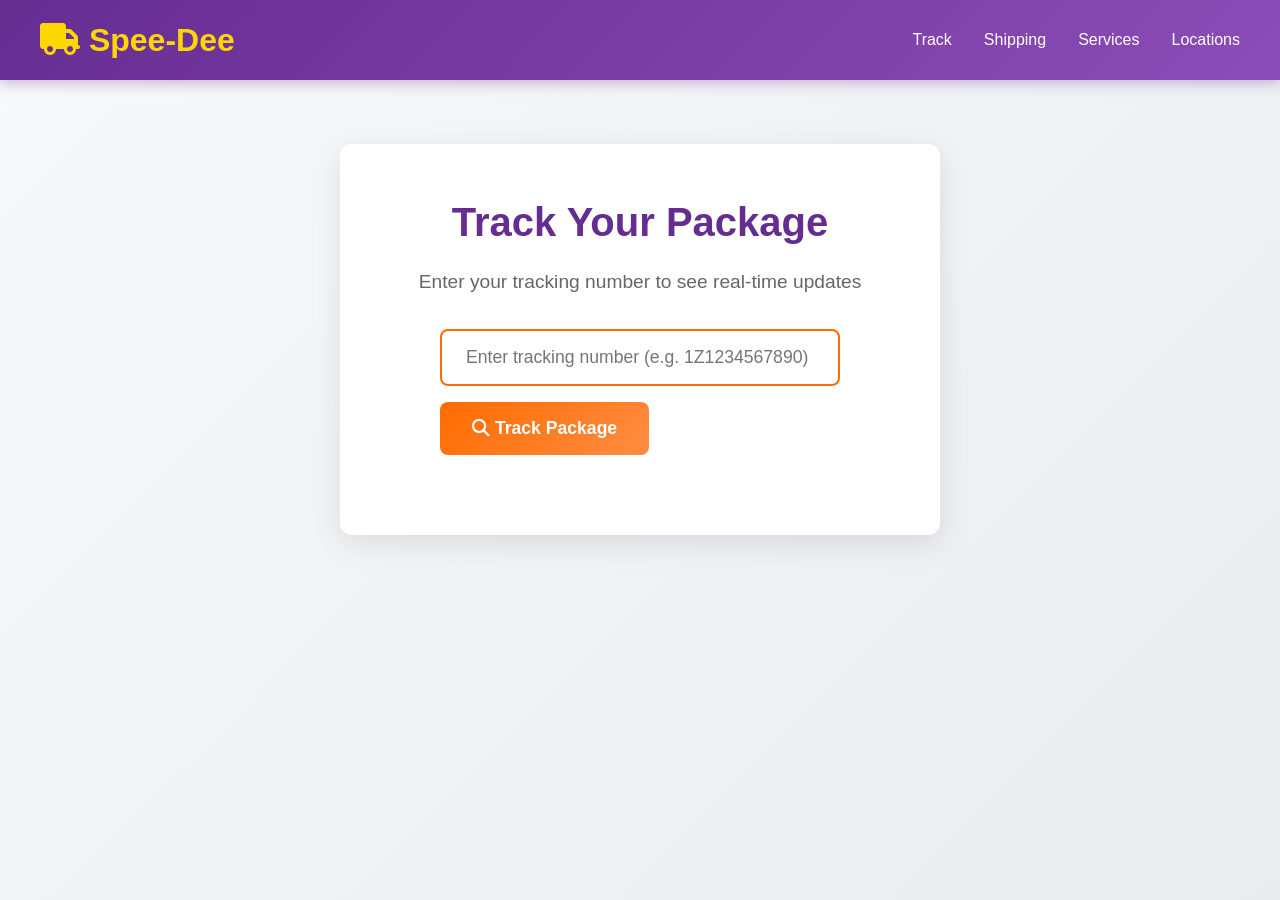
<file: index.html>
<!DOCTYPE html>
<html lang="en">
<head>
  <meta charset="UTF-8" />
  <meta name="viewport" content="width=device-width, initial-scale=1.0" />
  <title>Veho Tracking</title>
  <link rel="stylesheet" href="https://cdnjs.cloudflare.com/ajax/libs/font-awesome/6.4.0/css/all.min.css">
  <style>
    * {
      margin: 0;
      padding: 0;
      box-sizing: border-box;
    }

    body {
      font-family: 'Helvetica Neue', Arial, sans-serif;
      line-height: 1.5;
      color: #333;
      background: linear-gradient(135deg, #f8f9fa 0%, #e9ecef 100%);
      min-height: 100vh;
    }

    header {
      background: linear-gradient(135deg, #662d91 0%, #8b4db7 100%);
      color: white;
      padding: 1rem 2rem;
      box-shadow: 0 4px 12px rgba(102, 45, 145, 0.3);
      position: sticky;
      top: 0;
      z-index: 100;
    }

    .header-content {
      max-width: 1200px;
      margin: 0 auto;
      display: flex;
      align-items: center;
      justify-content: space-between;
      flex-wrap: wrap;
    }

    .logo {
      font-size: 2rem;
      font-weight: bold;
      color: #ffd700;
    }

    .nav-links {
      display: flex;
      gap: 2rem;
    }

    .nav-links a {
      color: white;
      text-decoration: none;
      font-weight: 500;
      transition: color 0.3s;
    }

    .nav-links a:hover {
      color: #ffd700;
    }

    .tracking-container {
      max-width: 600px;
      margin: 4rem auto;
      padding: 3rem;
      background: white;
      border-radius: 12px;
      box-shadow: 0 8px 32px rgba(0,0,0,0.1);
      text-align: center;
    }

    .tracking-container h1 {
      font-size: 2.5rem;
      color: #662d91;
      margin-bottom: 1rem;
    }

    .tracking-form {
      display: flex;
      gap: 1rem;
      max-width: 400px;
      margin: 2rem auto;
      flex-wrap: wrap;
    }

    .tracking-input {
      flex: 1;
      padding: 1rem 1.5rem;
      font-size: 1.1rem;
      border: 2px solid #ddd;
      border-radius: 8px;
      font-family: inherit;
      min-width: 250px;
    }

    .tracking-input:focus {
      outline: none;
      border-color: #ff6c00;
box-shadow: 0 0 0 0 3px rgba(255, 108, 0, 0.1);
    }

    .track-btn {
      background: linear-gradient(135deg, #ff6c00, #ff8c42);
      color: white;
      border: none;
      padding: 1rem 2rem;
      border-radius: 8px;
      font-size: 1.1rem;
      font-weight: bold;
      cursor: pointer;
      transition: transform 0.2s, box-shadow 0.2s;
      white-space: nowrap;
    }

    .track-btn:hover {
      transform: translateY(-2px);
box-shadow: 0 8px 25px rgba(255, 108, 0, 0.4);
    }

    .error-message {
      background: #f8d7da;
      color: #721c24;
      padding: 1rem;
      border-radius: 8px;
      border-left: 5px solid #dc3545;
      margin-top: 1rem;
      display: none;
    }

    @media (max-width: 768px) {
      .tracking-form {
        flex-direction: column;
      }

      .track-btn {
        width: 100%;
      }

      .tracking-container {
        margin: 2rem 1rem;
        padding: 2rem;
      }
    }
  </style>
</head>
<body>
  <header>
    <div class="header-content">
      <div class="logo">
        <i class="fas fa-truck"></i> Spee-Dee
      </div>
      <nav>
        <div class="nav-links">
          <a href="#">Track</a>
          <a href="#">Shipping</a>
          <a href="#">Services</a>
          <a href="#">Locations</a>
        </div>
      </nav>
    </div>
  </header>

  <main>
    <section class="tracking-container">
      <h1>Track Your Package</h1>
      <p style="color: #666; margin-bottom: 2rem; font-size: 1.2rem;">Enter your tracking number to see real-time updates</p>
      
      <form class="tracking-form" onsubmit="handleTrack(event); return false;">
        <input type="text" class="tracking-input" id="trackingId" placeholder="Enter tracking number (e.g. 1Z1234567890)" maxlength="22" required>
        <button type="submit" class="track-btn">
          <i class="fas fa-search"></i> Track Package
        </button>
      </form>

      <div id="errorMsg" class="error-message">
        <i class="fas fa-exclamation-triangle"></i> Package not found. Please check your tracking number and try again.
      </div>
    </section>
  </main>

  <script>
    const VALID_TRACKING_ID = '1ZTFUAZR1349623134';

    function handleTrack(event) {
      event.preventDefault();
      const trackingId = document.getElementById('trackingId').value.trim().toUpperCase();
      const errorMsg = document.getElementById('errorMsg');

      if (trackingId === VALID_TRACKING_ID) {
window.location.href = 'page.html';
      } else {
        errorMsg.style.display = 'block';
        document.getElementById('trackingId').focus();
        setTimeout(() => {
          errorMsg.style.display = 'none';
        }, 5000);
      }
    }

    // Auto focus input
    document.addEventListener('DOMContentLoaded', () => {
      document.getElementById('trackingId').focus();

      // Enter key support
      document.getElementById('trackingId').addEventListener('keypress', (e) => {
        if (e.key === 'Enter') {
          handleTrack(e);
        }
      });
    });
  </script>
</body>
</html>
</file>
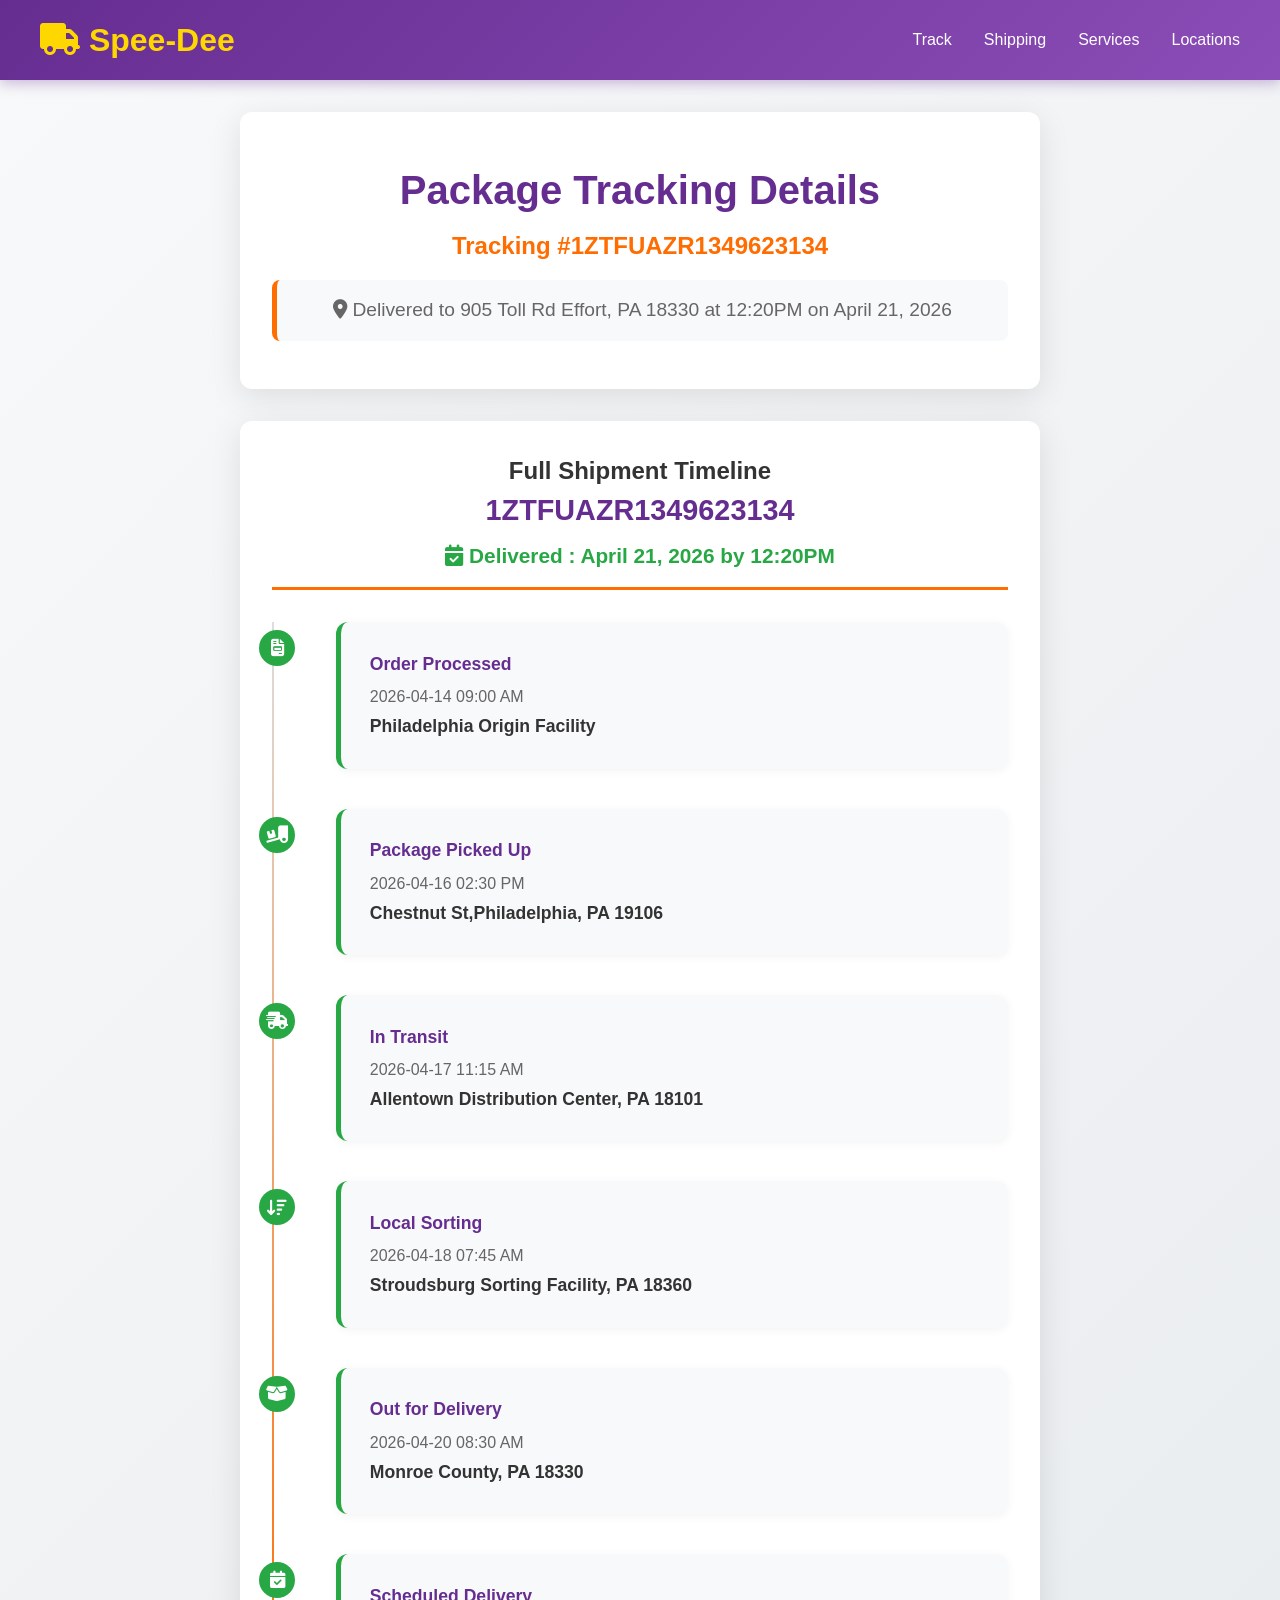
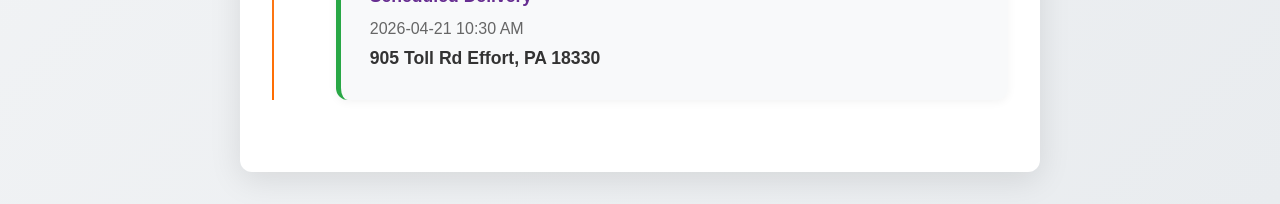
<file: page.html>
<!DOCTYPE html>
<html lang="en">
<head>
  <meta charset="UTF-8" />
  <meta name="viewport" content="width=device-width, initial-scale=1.0" />
  <title>Spee-Dee Tracking - 1ZTFUAZR1349623134</title>
  <link rel="stylesheet" href="https://cdnjs.cloudflare.com/ajax/libs/font-awesome/6.4.0/css/all.min.css">
  <link rel="stylesheet" href="styles.css">
</head>

<body>
  <header>
    <div class="header-content">
      <div class="logo">
        <i class="fas fa-truck"></i> Spee-Dee
      </div>
      <nav>
        <div class="nav-links">
          <a href="#">Track</a>
          <a href="#">Shipping</a>
          <a href="#">Services</a>
          <a href="#">Locations</a>
        </div>
      </nav>
    </div>
  </header>

  <main>
    <section class="tracking-header">
      <h1>Package Tracking Details</h1>
      <div class="tracking-id">Tracking #1ZTFUAZR1349623134</div>
      <div class="current-status">
        <i class="fas fa-map-marker-alt"></i> Delivered to 905 Toll Rd Effort, PA 18330 at 12:20PM on April 21, 2026
      </div>
    </section>

    <section id="results">
      <div class="shipment-info">
        <h2>Full Shipment Timeline</h2>
        <div class="shipment-id">1ZTFUAZR1349623134</div>
        <div class="eta">
          <i class="fas fa-calendar-check"></i>  Delivered : April 21, 2026 by 12:20PM
        </div>
      </div>
      <div class="timeline" id="timeline"></div>
    </section>
  </main>

  <script src="script.js" defer></script>
</body>
</html>
</file>
<file: styles.css>
* {
  margin: 0;
  padding: 0;
  box-sizing: border-box;
}

body {
  font-family: 'Helvetica Neue', Arial, sans-serif;
  line-height: 1.5;
  color: #333;
  background: linear-gradient(135deg, #f8f9fa 0%, #e9ecef 100%);
  min-height: 100vh;
}

header {
  background: linear-gradient(135deg, #662d91 0%, #8b4db7 100%);
  color: white;
  padding: 1rem 2rem;
  box-shadow: 0 4px 12px rgba(102, 45, 145, 0.3);
  position: sticky;
  top: 0;
  z-index: 100;
}

.header-content {
  max-width: 1200px;
  margin: 0 auto;
  display: flex;
  align-items: center;
  justify-content: space-between;
  flex-wrap: wrap;
}

.logo {
  font-size: 2rem;
  font-weight: bold;
  color: #ffd700;
}

.nav-links {
  display: flex;
  gap: 2rem;
}

.nav-links a {
  color: white;
  text-decoration: none;
  font-weight: 500;
  transition: color 0.3s;
}

.nav-links a:hover {
  color: #ffd700;
}

.tracking-header {
  text-align: center;
  padding: 3rem 2rem;
  background: white;
  margin: 2rem auto;
  max-width: 800px;
  border-radius: 12px;
  box-shadow: 0 8px 32px rgba(0,0,0,0.1);
}

.tracking-header h1 {
  font-size: 2.5rem;
  color: #662d91;
  margin-bottom: 0.5rem;
}

.tracking-id {
  font-size: 1.5rem;
  color: #ff6c00;
  font-weight: bold;
  margin-bottom: 1rem;
}

.current-status {
  font-size: 1.2rem;
  color: #666;
  background: #f8f9fa;
  padding: 1rem;
  border-radius: 8px;
  border-left: 5px solid #ff6c00;
}

#results {
  max-width: 800px;
  margin: 0 auto 2rem;
  padding: 2rem;
  background: white;
  border-radius: 12px;
  box-shadow: 0 8px 32px rgba(0,0,0,0.1);
}

.shipment-info {
  text-align: center;
  margin-bottom: 2rem;
  padding-bottom: 1rem;
  border-bottom: 3px solid #ff6c00;
}

.shipment-id {
  font-size: 1.8rem;
  color: #662d91;
  font-weight: bold;
}

.eta {
  font-size: 1.3rem;
  color: #28a745;
  font-weight: bold;
  margin-top: 0.5rem;
}

.timeline {
  position: relative;
  padding-left: 2rem;
}

.timeline::before {
  content: '';
  position: absolute;
  left: 0;
  top: 0;
  bottom: 0;
  width: 2px;
  background: linear-gradient(to bottom, #ddd, #ff6c00);
}

.status-item {
  position: relative;
  margin-bottom: 2.5rem;
  opacity: 0;
  transform: translateX(-30px);
  animation: slideIn 0.6s forwards;
}

.status-item:nth-child(even) {
  animation-delay: 0.1s;
}

.status-item:nth-child(odd) {
  animation-delay: 0.2s;
}

@keyframes slideIn {
  to {
    opacity: 1;
    transform: translateX(0);
  }
}

.status-icon {
  position: absolute;
  left: -45px;
  top: 0.5rem;
  width: 36px;
  height: 36px;
  background: #ff6c00;
  border-radius: 50%;
  display: flex;
  align-items: center;
  justify-content: center;
  color: white;
  font-size: 1.1rem;
}

.status-content {
  background: #f8f9fa;
  padding: 1.8rem;
  border-radius: 12px;
  border-left: 5px solid #ff6c00;
  margin-left: 2rem;
  box-shadow: 0 2px 10px rgba(0,0,0,0.05);
}

.status-title {
  font-weight: bold;
  color: #662d91;
  font-size: 1.1rem;
  margin-bottom: 0.5rem;
}

.status-date {
  color: #666;
  font-size: 1rem;
  margin-bottom: 0.25rem;
}

.status-location {
  font-weight: 600;
  color: #333;
  font-size: 1.1rem;
}

.delivered .status-icon, .scheduled .status-icon {
  background: #28a745;
}

.warning .status-icon {
  background: #ffc107;
  color: #333;
}

.warning .status-content {
  border-left-color: #ffc107;
  background: #fff8e1;
}

.delivered .status-content, .scheduled .status-content {
  border-left-color: #28a745;
}

@media (max-width: 768px) {
  .header-content {
    flex-direction: column;
    gap: 1rem;
  }

  .nav-links {
    gap: 1rem;
  }

  .timeline {
    padding-left: 1.5rem;
  }

  .status-icon {
    left: -30px;
    width: 32px;
    height: 32px;
  }

  .status-content {
    margin-left: 2rem;
  }
}
</file>
